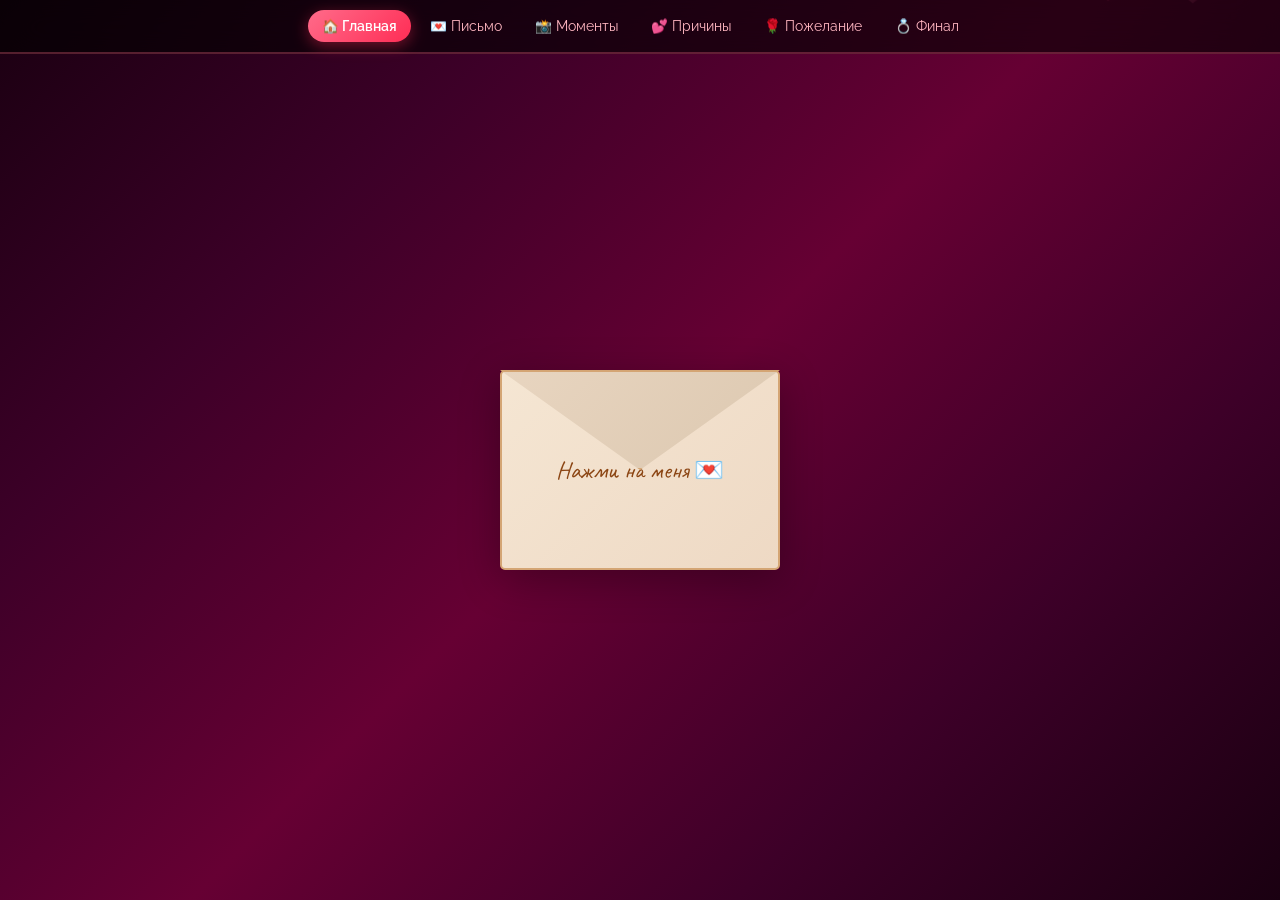
<file: index.html>
<!DOCTYPE html> <html lang="ru"> <head> <meta charset="UTF-8"> <meta name="viewport" content="width=device-width, initial-scale=1.0"> <title>💝 С Днём Святого Валентина!</title> <link rel="stylesheet" href="style.css"> </head> <body class="page-home"> <!-- Падающие сердечки --> <div class="hearts-bg"> <div class="heart-fall" style="--i:0">💕</div> <div class="heart-fall" style="--i:1">❤️</div> <div class="heart-fall" style="--i:2">💖</div> <div class="heart-fall" style="--i:3">💗</div> <div class="heart-fall" style="--i:4">💝</div> <div class="heart-fall" style="--i:5">❤️</div> <div class="heart-fall" style="--i:6">💕</div> <div class="heart-fall" style="--i:7">💖</div> <div class="heart-fall" style="--i:8">💗</div> <div class="heart-fall" style="--i:9">💝</div> <div class="heart-fall" style="--i:10">❤️</div> <div class="heart-fall" style="--i:11">💕</div> <div class="heart-fall" style="--i:12">💖</div> <div class="heart-fall" style="--i:13">💗</div> <div class="heart-fall" style="--i:14">💝</div> </div> <!-- Навигация --> <nav class="nav"> <a href="index.html" class="nav-link active">🏠 Главная</a> <a href="love-letter.html" class="nav-link">💌 Письмо</a> <a href="memories.html" class="nav-link">📸 Моменты</a> <a href="reasons.html" class="nav-link">💕 Причины</a> <a href="wish.html" class="nav-link">🌹 Пожелание</a> <a href="final.html" class="nav-link">💍 Финал</a> </nav> <!-- Главный контент --> <main class="main-content"> <div class="envelope" id="envelope"> <div class="envelope-flap"></div> <div class="envelope-body"> <p>Нажми на меня 💌</p> </div> </div> <div class="hero hidden" id="hero"> <div class="big-heart"> <div class="heart-shape"></div> </div> <h1 class="title glow-text">С Днём Святого Валентина!</h1> <p class="subtitle typewriter">Это маленький мир, созданный только для тебя...</p> <div class="sparkle-container"> <div class="sparkle" style="--delay: 0s; --x: 20%; --y: 30%">✨</div> <div class="sparkle" style="--delay: 0.5s; --x: 80%; --y: 20%">✨</div> <div class="sparkle" style="--delay: 1s; --x: 50%; --y: 70%">✨</div> <div class="sparkle" style="--delay: 1.5s; --x: 10%; --y: 60%">✨</div> <div class="sparkle" style="--delay: 2s; --x: 90%; --y: 50%">✨</div> </div> <a href="love-letter.html" class="btn-love pulse"> Открыть первую страницу 💝 </a> </div> </main> <script> document.getElementById('envelope').addEventListener('click', function() { this.classList.add('opened'); setTimeout(() => { this.classList.add('hidden'); document.getElementById('hero').classList.remove('hidden'); document.getElementById('hero').classList.add('fade-in'); }, 1000); }); </script> </body> </html>
</file>
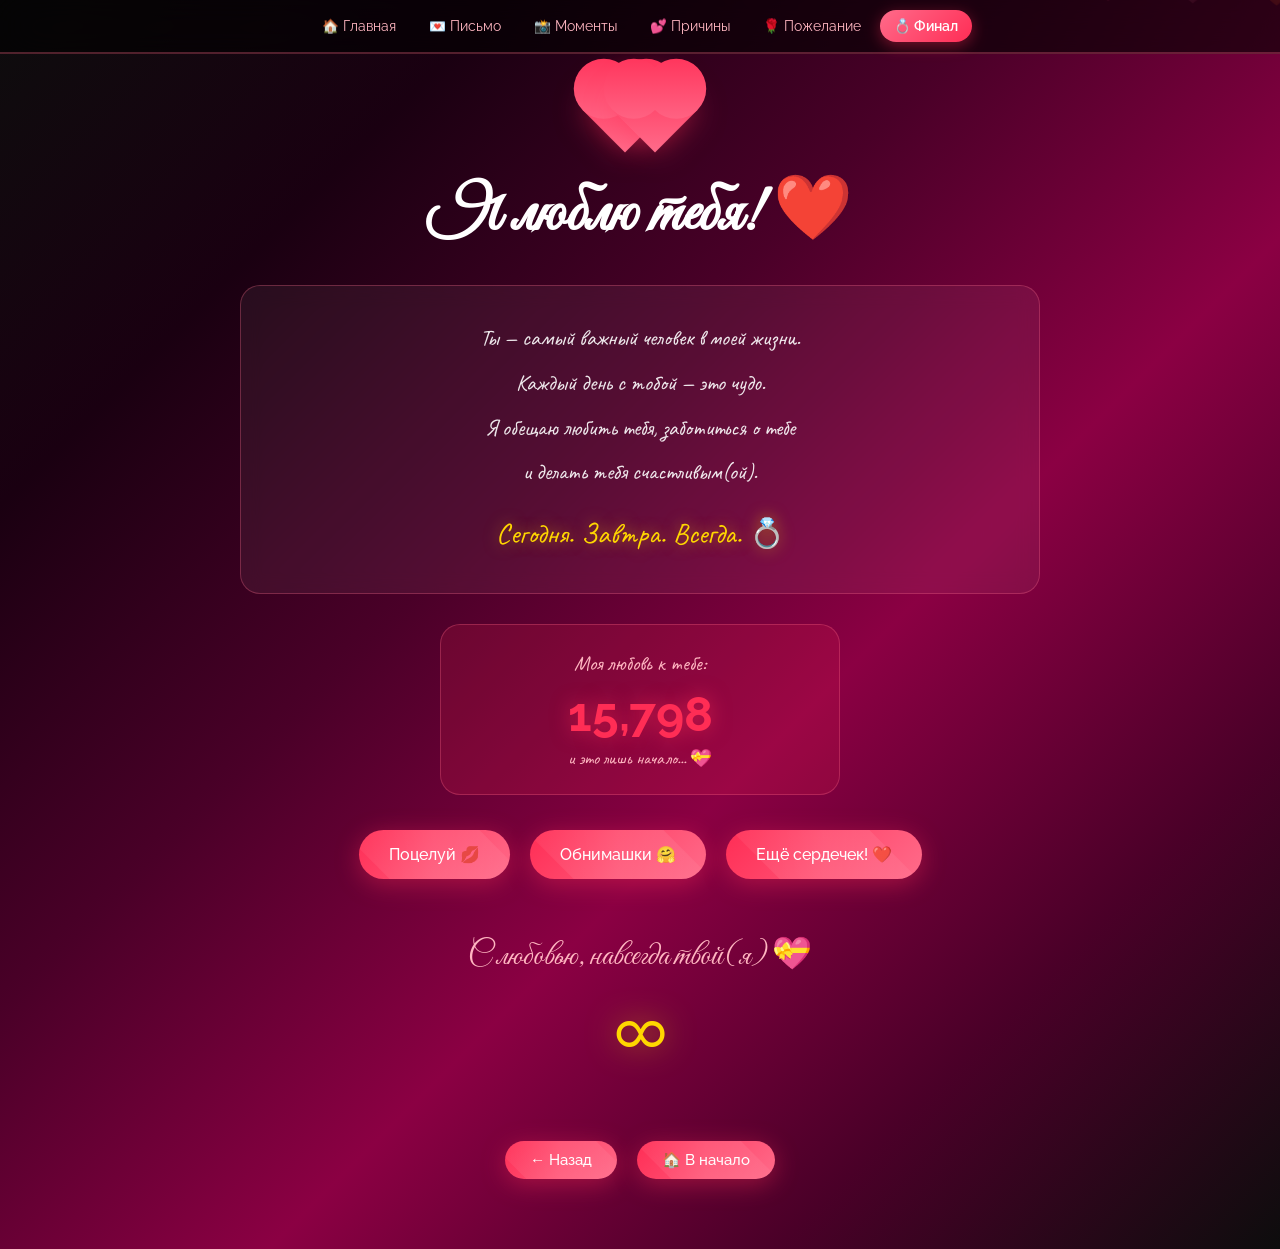
<file: final.html>
<!DOCTYPE html>
<html lang="ru">
<head>
    <meta charset="UTF-8">
    <meta name="viewport" content="width=device-width, initial-scale=1.0">
    <title>💍 Навсегда вместе</title>
    <link rel="stylesheet" href="style.css">
</head>
<body class="page-final">
    <div class="hearts-bg massive">
        <div class="heart-fall" style="--i:0">💕</div>
        <div class="heart-fall" style="--i:1">❤️</div>
        <div class="heart-fall" style="--i:2">💖</div>
        <div class="heart-fall" style="--i:3">💗</div>
        <div class="heart-fall" style="--i:4">💝</div>
        <div class="heart-fall" style="--i:5">❤️</div>
        <div class="heart-fall" style="--i:6">💕</div>
        <div class="heart-fall" style="--i:7">💖</div>
        <div class="heart-fall" style="--i:8">💗</div>
        <div class="heart-fall" style="--i:9">💝</div>
        <div class="heart-fall" style="--i:10">🌹</div>
        <div class="heart-fall" style="--i:11">💋</div>
        <div class="heart-fall" style="--i:12">💖</div>
        <div class="heart-fall" style="--i:13">💗</div>
        <div class="heart-fall" style="--i:14">💝</div>
        <div class="heart-fall" style="--i:15">❤️</div>
        <div class="heart-fall" style="--i:16">💕</div>
        <div class="heart-fall" style="--i:17">🌹</div>
        <div class="heart-fall" style="--i:18">💋</div>
        <div class="heart-fall" style="--i:19">💖</div>
    </div>

    <nav class="nav">
        <a href="index.html" class="nav-link">🏠 Главная</a>
        <a href="love-letter.html" class="nav-link">💌 Письмо</a>
        <a href="memories.html" class="nav-link">📸 Моменты</a>
        <a href="reasons.html" class="nav-link">💕 Причины</a>
        <a href="wish.html" class="nav-link">🌹 Пожелание</a>
        <a href="final.html" class="nav-link active">💍 Финал</a>
    </nav>

    <main class="main-content final-content">
        <div class="final-container">
            <div class="firework" style="--fw-x: 20%; --fw-delay: 0s"></div>
            <div class="firework" style="--fw-x: 50%; --fw-delay: 0.5s"></div>
            <div class="firework" style="--fw-x: 80%; --fw-delay: 1s"></div>
            <div class="firework" style="--fw-x: 35%; --fw-delay: 1.5s"></div>
            <div class="firework" style="--fw-x: 65%; --fw-delay: 2s"></div>

            <div class="double-heart">
                <div class="heart-half left-heart"></div>
                <div class="heart-half right-heart"></div>
            </div>

            <h1 class="final-title glow-text">Я люблю тебя! ❤️</h1>
            
            <div class="final-message fade-in">
                <p>Ты — самый важный человек в моей жизни.</p>
                <p>Каждый день с тобой — это чудо.</p>
                <p>Я обещаю любить тебя, заботиться о тебе</p>
                <p>и делать тебя счастливым(ой).</p>
                <p class="forever">Сегодня. Завтра. Всегда. 💍</p>
            </div>

            <div class="love-counter">
                <div class="counter-label">Моя любовь к тебе:</div>
                <div class="counter-value" id="loveCounter">∞</div>
                <div class="counter-unit">и это лишь начало... 💝</div>
            </div>

            <div class="final-buttons">
                <button class="btn-love big-btn" id="kissBtn">
                    Поцелуй 💋
                </button>
                <button class="btn-love big-btn" id="hugBtn">
                    Обнимашки 🤗
                </button>
                <button class="btn-love big-btn" id="heartBtn">
                    Ещё сердечек! ❤️
                </button>
            </div>

            <div class="reaction-area" id="reactionArea"></div>

            <div class="final-footer">
                <p class="glow-text">С любовью, навсегда твой(я) 💝</p>
                <div class="infinity-symbol">∞</div>
            </div>
        </div>

        <div class="page-nav">
            <a href="wish.html" class="btn-love small">← Назад</a>
            <a href="index.html" class="btn-love small">🏠 В начало</a>
        </div>
    </main>

    <script>
        // Кнопка поцелуй
        document.getElementById('kissBtn').addEventListener('click', function() {
            createEmojiBurst(['💋', '😘', '💕', '❤️', '💗'], 15);
        });

        // Кнопка обнимашки
        document.getElementById('hugBtn').addEventListener('click', function() {
            createEmojiBurst(['🤗', '🫂', '💕', '💖', '🥰'], 15);
        });

        // Кнопка сердечек
        document.getElementById('heartBtn').addEventListener('click', function() {
            createEmojiBurst(['❤️', '💕', '💖', '💗', '💝', '💓', '💞', '💘'], 25);
        });

        function createEmojiBurst(emojis, count) {
            const area = document.getElementById('reactionArea');
            for (let i = 0; i < count; i++) {
                const emoji = document.createElement('span');
                emoji.className = 'burst-emoji';
                emoji.textContent = emojis[Math.floor(Math.random() * emojis.length)];
                emoji.style.left = Math.random() * 100 + '%';
                emoji.style.animationDelay = Math.random() * 0.5 + 's';
                emoji.style.fontSize = (Math.random() * 30 + 20) + 'px';
                area.appendChild(emoji);

                setTimeout(() => emoji.remove(), 3000);
            }
        }

        // Анимация счётчика
        let count = 0;
        const counter = document.getElementById('loveCounter');
        const interval = setInterval(() => {
            count += Math.floor(Math.random() * 1000) + 500;
            if (count > 999999) {
                counter.textContent = '∞';
                clearInterval(interval);
            } else {
                counter.textContent = count.toLocaleString();
            }
        }, 100);
    </script>
</body>
</html>
</file>
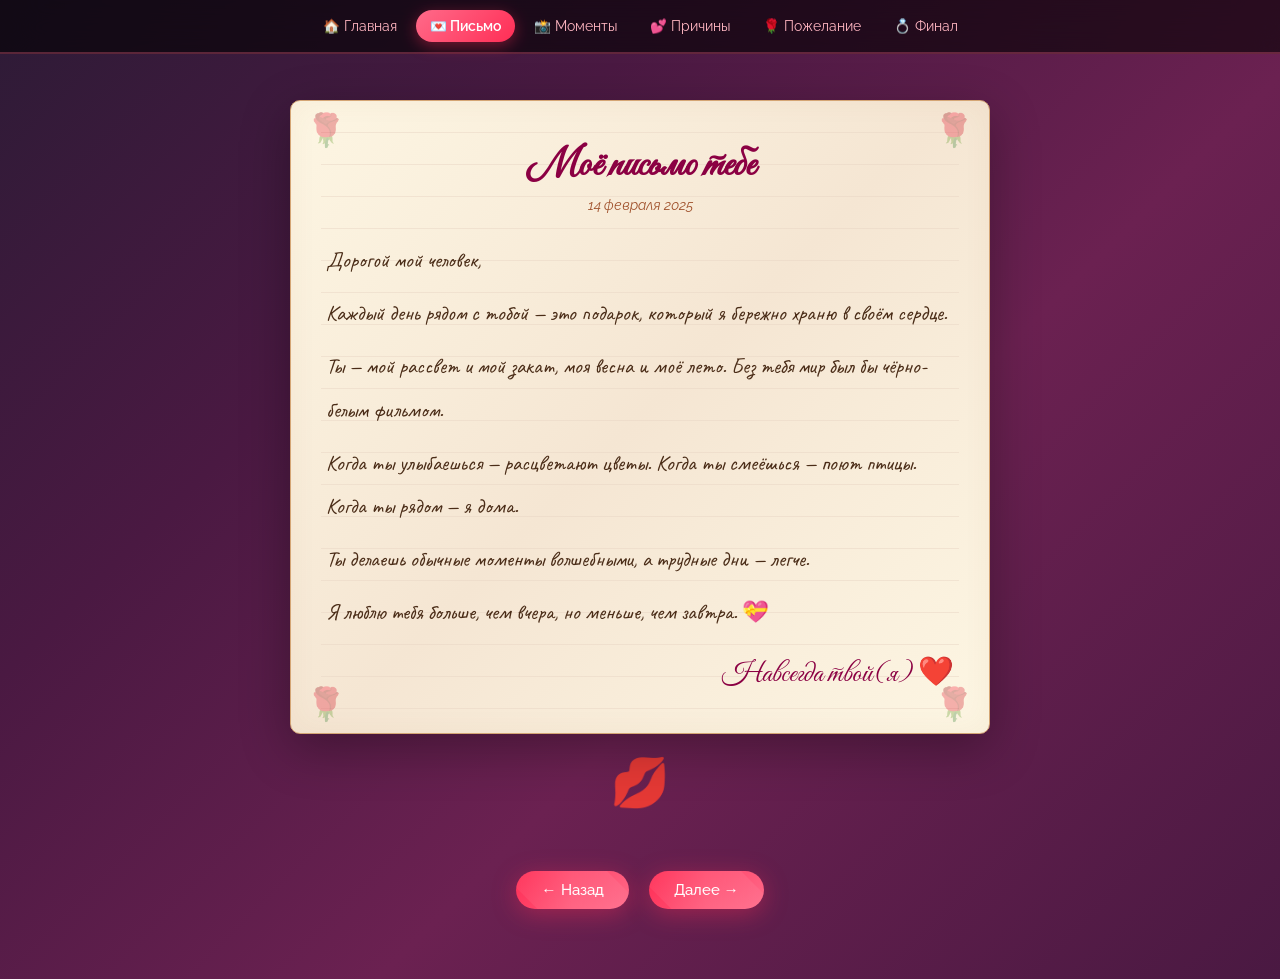
<file: love-letter.html>
<!DOCTYPE html> <html lang="ru"> <head> <meta charset="UTF-8"> <meta name="viewport" content="width=device-width, initial-scale=1.0"> <title>💌 Любовное письмо</title> <link rel="stylesheet" href="style.css"> </head> <body class="page-letter"> <div class="hearts-bg"> <div class="heart-fall" style="--i:0">💕</div> <div class="heart-fall" style="--i:1">❤️</div> <div class="heart-fall" style="--i:2">💖</div> <div class="heart-fall" style="--i:3">💗</div> <div class="heart-fall" style="--i:4">💝</div> <div class="heart-fall" style="--i:5">❤️</div> <div class="heart-fall" style="--i:6">💕</div> <div class="heart-fall" style="--i:7">💖</div> </div> <nav class="nav"> <a href="index.html" class="nav-link">🏠 Главная</a> <a href="love-letter.html" class="nav-link active">💌 Письмо</a> <a href="memories.html" class="nav-link">📸 Моменты</a> <a href="reasons.html" class="nav-link">💕 Причины</a> <a href="wish.html" class="nav-link">🌹 Пожелание</a> <a href="final.html" class="nav-link">💍 Финал</a> </nav> <main class="main-content"> <div class="letter-container fade-in"> <div class="letter-paper"> <div class="letter-decoration top-left">🌹</div> <div class="letter-decoration top-right">🌹</div> <h2 class="letter-title">Моё письмо тебе</h2> <div class="letter-date">14 февраля 2025</div> <div class="letter-content"> <p class="letter-line" style="--line-delay: 0.5s">Дорогой мой человек,</p> <p class="letter-line" style="--line-delay: 1s">Каждый день рядом с тобой — это подарок, который я бережно храню в своём сердце.</p> <p class="letter-line" style="--line-delay: 1.5s">Ты — мой рассвет и мой закат, моя весна и моё лето. Без тебя мир был бы чёрно-белым фильмом.</p> <p class="letter-line" style="--line-delay: 2s">Когда ты улыбаешься — расцветают цветы. Когда ты смеёшься — поют птицы. Когда ты рядом — я дома.</p> <p class="letter-line" style="--line-delay: 2.5s">Ты делаешь обычные моменты волшебными, а трудные дни — легче.</p> <p class="letter-line" style="--line-delay: 3s">Я люблю тебя больше, чем вчера, но меньше, чем завтра. 💝</p> <p class="letter-signature" style="--line-delay: 3.5s">Навсегда твой(я) ❤️</p> </div> <div class="letter-decoration bottom-left">🌹</div> <div class="letter-decoration bottom-right">🌹</div> </div> <div class="letter-kiss"> 💋 </div> </div> <div class="page-nav"> <a href="index.html" class="btn-love small">← Назад</a> <a href="memories.html" class="btn-love small pulse">Далее →</a> </div> </main> </body> </html>
</file>
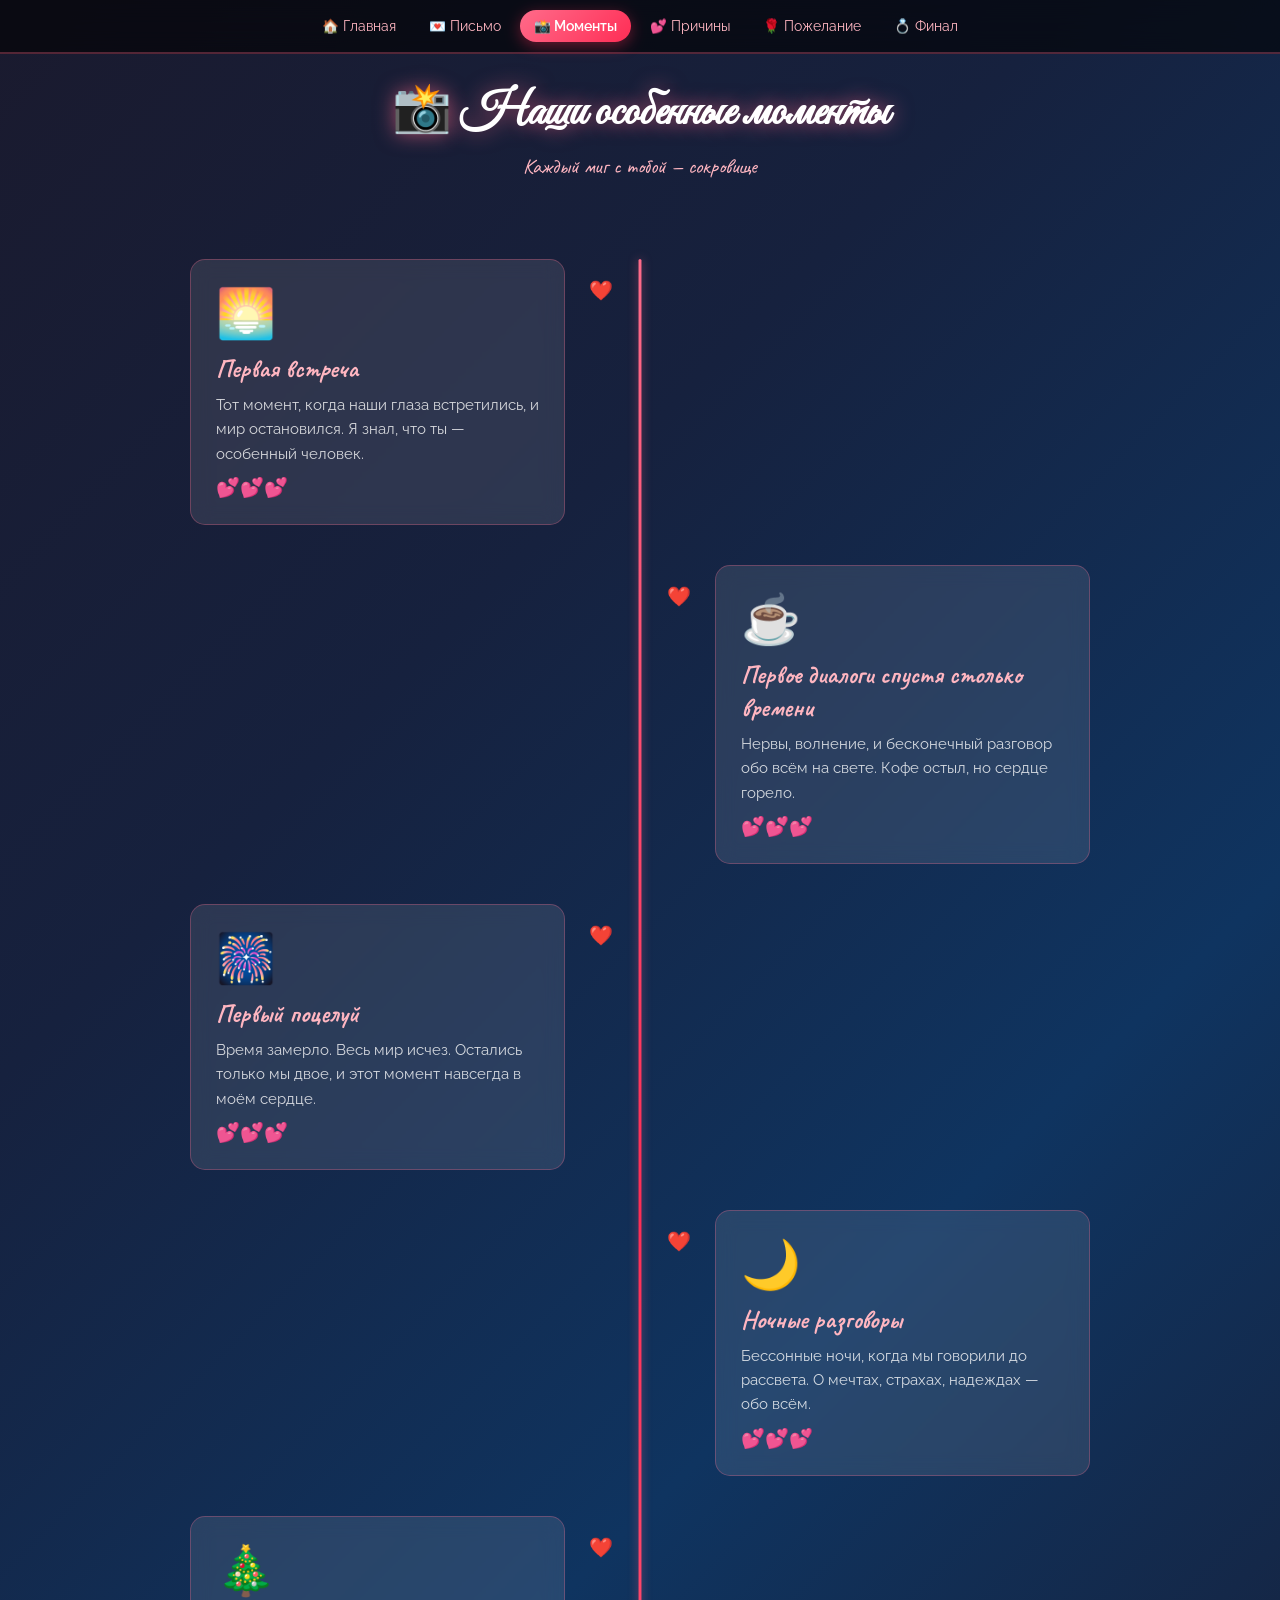
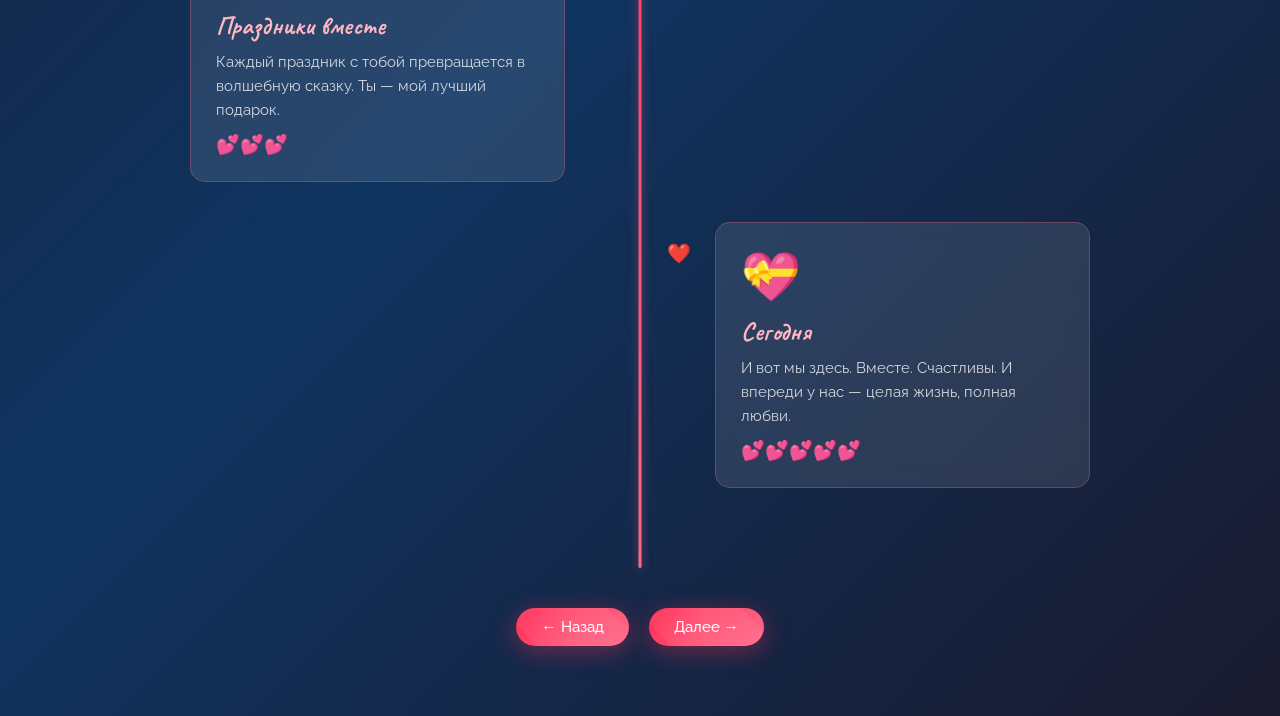
<file: memories.html>
<!DOCTYPE html>
<html lang="ru">
<head>
    <meta charset="UTF-8">
    <meta name="viewport" content="width=device-width, initial-scale=1.0">
    <title>📸 Наши моменты</title>
    <link rel="stylesheet" href="style.css">
</head>
<body class="page-memories">
    <div class="hearts-bg">
        <div class="heart-fall" style="--i:0">💕</div>
        <div class="heart-fall" style="--i:1">❤️</div>
        <div class="heart-fall" style="--i:2">💖</div>
        <div class="heart-fall" style="--i:3">💗</div>
        <div class="heart-fall" style="--i:4">💝</div>
    </div>
    <nav class="nav">
        <a href="index.html" class="nav-link">🏠 Главная</a>
        <a href="love-letter.html" class="nav-link">💌 Письмо</a>
        <a href="memories.html" class="nav-link active">📸 Моменты</a>
        <a href="reasons.html" class="nav-link">💕 Причины</a>
        <a href="wish.html" class="nav-link">🌹 Пожелание</a>
        <a href="final.html" class="nav-link">💍 Финал</a>
    </nav>
    <main class="main-content">
        <h2 class="section-title fade-in">📸 Наши особенные моменты</h2>
        <p class="section-subtitle fade-in">Каждый миг с тобой — сокровище</p>
        <div class="timeline">
            <div class="timeline-item left fade-in-left">
                <div class="timeline-card">
                    <div class="timeline-emoji">🌅</div>
                    <h3>Первая встреча</h3>
                    <p>Тот момент, когда наши глаза встретились, и мир остановился. Я знал, что ты — особенный человек.</p>
                    <div class="timeline-hearts">💕💕💕</div>
                </div>
            </div>
            <div class="timeline-item right fade-in-right">
                <div class="timeline-card">
                    <div class="timeline-emoji">☕</div>
                    <h3>Первое диалоги спустя столько времени</h3>
                    <p>Нервы, волнение, и бесконечный разговор обо всём на свете. Кофе остыл, но сердце горело.</p>
                    <div class="timeline-hearts">💕💕💕</div>
                </div>
            </div>
            <div class="timeline-item left fade-in-left">
                <div class="timeline-card">
                    <div class="timeline-emoji">🎆</div>
                    <h3>Первый поцелуй</h3>
                    <p>Время замерло. Весь мир исчез. Остались только мы двое, и этот момент навсегда в моём сердце.</p>
                    <div class="timeline-hearts">💕💕💕</div>
                </div>
            </div>
            <div class="timeline-item right fade-in-right">
                <div class="timeline-card">
                    <div class="timeline-emoji">🌙</div>
                    <h3>Ночные разговоры</h3>
                    <p>Бессонные ночи, когда мы говорили до рассвета. О мечтах, страхах, надеждах — обо всём.</p>
                    <div class="timeline-hearts">💕💕💕</div>
                </div>
            </div>
            <div class="timeline-item left fade-in-left">
                <div class="timeline-card">
                    <div class="timeline-emoji">🎄</div>
                    <h3>Праздники вместе</h3>
                    <p>Каждый праздник с тобой превращается в волшебную сказку. Ты — мой лучший подарок.</p>
                    <div class="timeline-hearts">💕💕💕</div>
                </div>
            </div>
            <div class="timeline-item right fade-in-right">
                <div class="timeline-card">
                    <div class="timeline-emoji">💝</div>
                    <h3>Сегодня</h3>
                    <p>И вот мы здесь. Вместе. Счастливы. И впереди у нас — целая жизнь, полная любви.</p>
                    <div class="timeline-hearts">💕💕💕💕💕</div>
                </div>
            </div>
        </div>
        <div class="page-nav">
            <a href="love-letter.html" class="btn-love small">← Назад</a>
            <a href="reasons.html" class="btn-love small pulse">Далее →</a>
        </div>
    </main>
    <script>
        // Анимация при скролле
        const observer = new IntersectionObserver((entries) => {
            entries.forEach(entry => {
                if (entry.isIntersecting) {
                    entry.target.classList.add('visible');
                }
            });
        }, { threshold: 0.1 });

        document.querySelectorAll('.fade-in-left, .fade-in-right, .fade-in').forEach(el => {
            observer.observe(el);
        });
    </script>
</body>
</html>
</file>
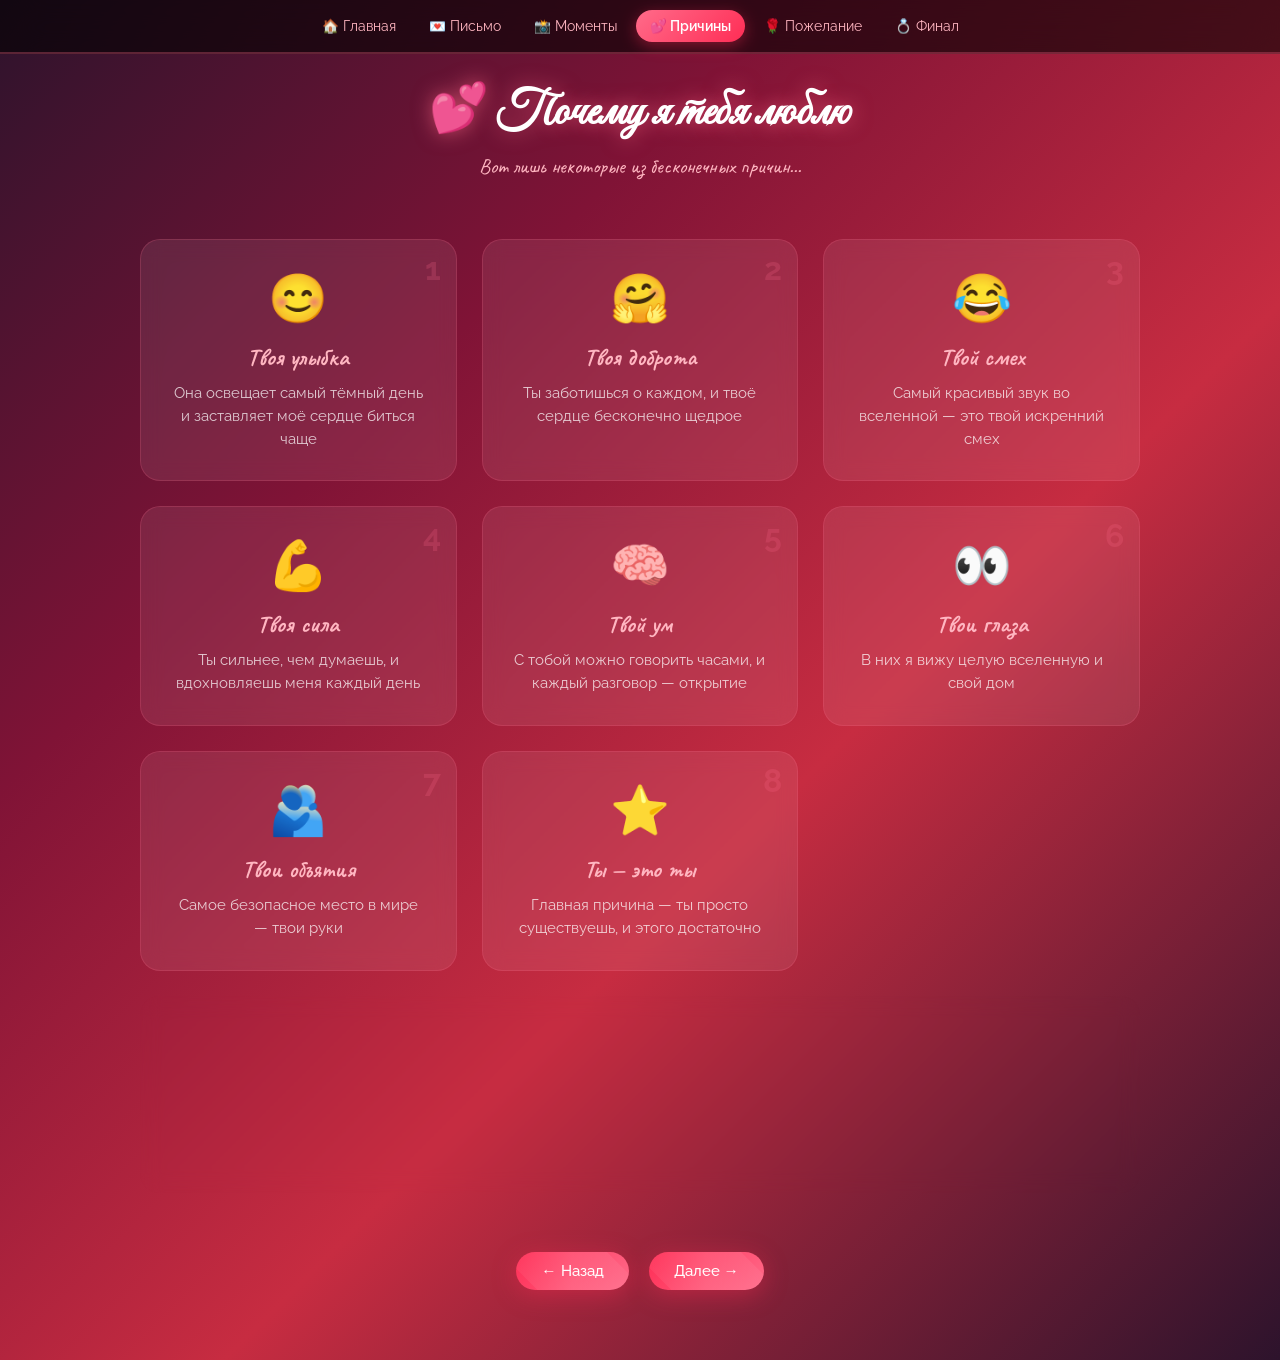
<file: reasons.html>
<!DOCTYPE html> <html lang="ru"> <head> <meta charset="UTF-8"> <meta name="viewport" content="width=device-width, initial-scale=1.0"> <title>💕 Почему я тебя люблю</title> <link rel="stylesheet" href="style.css"> </head> <body class="page-reasons"> <div class="hearts-bg"> <div class="heart-fall" style="--i:0">💕</div> <div class="heart-fall" style="--i:1">❤️</div> <div class="heart-fall" style="--i:2">💖</div> <div class="heart-fall" style="--i:3">💗</div> <div class="heart-fall" style="--i:4">💝</div> <div class="heart-fall" style="--i:5">❤️</div> </div> <nav class="nav"> <a href="index.html" class="nav-link">🏠 Главная</a> <a href="love-letter.html" class="nav-link">💌 Письмо</a> <a href="memories.html" class="nav-link">📸 Моменты</a> <a href="reasons.html" class="nav-link active">💕 Причины</a> <a href="wish.html" class="nav-link">🌹 Пожелание</a> <a href="final.html" class="nav-link">💍 Финал</a> </nav> <main class="main-content"> <h2 class="section-title fade-in">💕 Почему я тебя люблю</h2> <p class="section-subtitle fade-in">Вот лишь некоторые из бесконечных причин...</p> <div class="reasons-grid"> <div class="reason-card" style="--card-delay: 0.1s"> <div class="reason-number">1</div> <div class="reason-icon">😊</div> <h3>Твоя улыбка</h3> <p>Она освещает самый тёмный день и заставляет моё сердце биться чаще</p> </div> <div class="reason-card" style="--card-delay: 0.2s"> <div class="reason-number">2</div> <div class="reason-icon">🤗</div> <h3>Твоя доброта</h3> <p>Ты заботишься о каждом, и твоё сердце бесконечно щедрое</p> </div> <div class="reason-card" style="--card-delay: 0.3s"> <div class="reason-number">3</div> <div class="reason-icon">😂</div> <h3>Твой смех</h3> <p>Самый красивый звук во вселенной — это твой искренний смех</p> </div> <div class="reason-card" style="--card-delay: 0.4s"> <div class="reason-number">4</div> <div class="reason-icon">💪</div> <h3>Твоя сила</h3> <p>Ты сильнее, чем думаешь, и вдохновляешь меня каждый день</p> </div> <div class="reason-card" style="--card-delay: 0.5s"> <div class="reason-number">5</div> <div class="reason-icon">🧠</div> <h3>Твой ум</h3> <p>С тобой можно говорить часами, и каждый разговор — открытие</p> </div> <div class="reason-card" style="--card-delay: 0.6s"> <div class="reason-number">6</div> <div class="reason-icon">👀</div> <h3>Твои глаза</h3> <p>В них я вижу целую вселенную и свой дом</p> </div> <div class="reason-card" style="--card-delay: 0.7s"> <div class="reason-number">7</div> <div class="reason-icon">🫂</div> <h3>Твои объятия</h3> <p>Самое безопасное место в мире — твои руки</p> </div> <div class="reason-card" style="--card-delay: 0.8s"> <div class="reason-number">8</div> <div class="reason-icon">⭐</div> <h3>Ты — это ты</h3> <p>Главная причина — ты просто существуешь, и этого достаточно</p> </div> <div class="reason-card special" style="--card-delay: 0.9s"> <div class="reason-number">∞</div> <div class="reason-icon">💝</div> <h3>Бесконечность</h3> <p>На самом деле причин бесконечно много... Я люблю в тебе ВСЁ!</p> </div> </div> <div class="page-nav"> <a href="memories.html" class="btn-love small">← Назад</a> <a href="wish.html" class="btn-love small pulse">Далее →</a> </div> </main> <script> const observer = new IntersectionObserver((entries) => { entries.forEach(entry => { if (entry.isIntersecting) { entry.target.classList.add('visible'); } }); }, { threshold: 0.1 }); document.querySelectorAll('.reason-card, .fade-in').forEach(el => { observer.observe(el); }); </script> </body> </html>
</file>
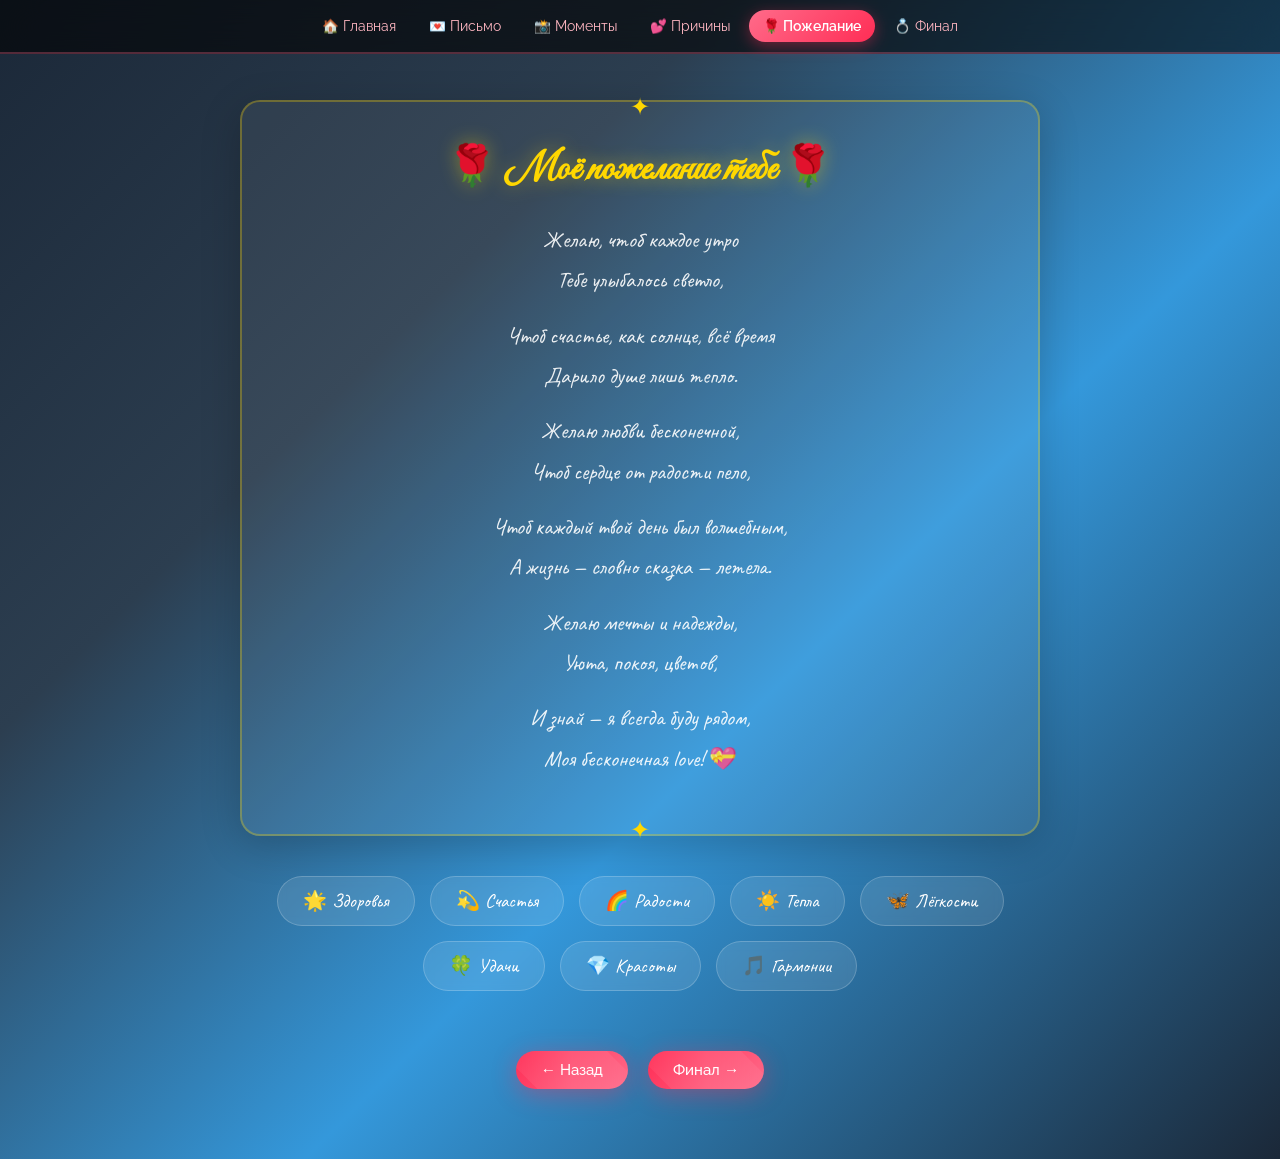
<file: wish.html>
<!DOCTYPE html> <html lang="ru"> <head> <meta charset="UTF-8"> <meta name="viewport" content="width=device-width, initial-scale=1.0"> <title>🌹 Моё пожелание</title> <link rel="stylesheet" href="style.css"> </head> <body class="page-wish"> <div class="hearts-bg"> <div class="heart-fall" style="--i:0">🌹</div> <div class="heart-fall" style="--i:1">🌷</div> <div class="heart-fall" style="--i:2">🌸</div> <div class="heart-fall" style="--i:3">💐</div> <div class="heart-fall" style="--i:4">🌺</div> <div class="heart-fall" style="--i:5">🌹</div> <div class="heart-fall" style="--i:6">🌷</div> <div class="heart-fall" style="--i:7">🌸</div> </div> <nav class="nav"> <a href="index.html" class="nav-link">🏠 Главная</a> <a href="love-letter.html" class="nav-link">💌 Письмо</a> <a href="memories.html" class="nav-link">📸 Моменты</a> <a href="reasons.html" class="nav-link">💕 Причины</a> <a href="wish.html" class="nav-link active">🌹 Пожелание</a> <a href="final.html" class="nav-link">💍 Финал</a> </nav> <main class="main-content"> <div class="wish-container"> <div class="poem-card fade-in"> <div class="poem-border"> <h2 class="poem-title">🌹 Моё пожелание тебе 🌹</h2> <div class="poem-text"> <p class="poem-line" style="--line-delay: 0.3s"> Желаю, чтоб каждое утро<br> Тебе улыбалось светло, </p> <p class="poem-line" style="--line-delay: 0.8s"> Чтоб счастье, как солнце, всё время<br> Дарило душе лишь тепло. </p> <p class="poem-line" style="--line-delay: 1.3s"> Желаю любви бесконечной,<br> Чтоб сердце от радости пело, </p> <p class="poem-line" style="--line-delay: 1.8s"> Чтоб каждый твой день был волшебным,<br> А жизнь — словно сказка — летела. </p> <p class="poem-line" style="--line-delay: 2.3s"> Желаю мечты и надежды,<br> Уюта, покоя, цветов, </p> <p class="poem-line" style="--line-delay: 2.8s"> И знай — я всегда буду рядом,<br> Моя бесконечная love! 💝 </p> </div> </div> </div> <div class="wishes-bubbles"> <div class="wish-bubble" style="--bubble-delay: 0.5s">🌟 Здоровья</div> <div class="wish-bubble" style="--bubble-delay: 1s">💫 Счастья</div> <div class="wish-bubble" style="--bubble-delay: 1.5s">🌈 Радости</div> <div class="wish-bubble" style="--bubble-delay: 2s">☀️ Тепла</div> <div class="wish-bubble" style="--bubble-delay: 2.5s">🦋 Лёгкости</div> <div class="wish-bubble" style="--bubble-delay: 3s">🍀 Удачи</div> <div class="wish-bubble" style="--bubble-delay: 3.5s">💎 Красоты</div> <div class="wish-bubble" style="--bubble-delay: 4s">🎵 Гармонии</div> </div> </div> <div class="page-nav"> <a href="reasons.html" class="btn-love small">← Назад</a> <a href="final.html" class="btn-love small pulse">Финал →</a> </div> </main> </body> </html>
</file>
<file: style.css>
/* ==================== БАЗОВЫЕ СТИЛИ ==================== */ @import url('https://fonts.googleapis.com/css2?family=Caveat:wght@400;500;600;700&family=Raleway:wght@300;400;500;600&family=Great+Vibes&display=swap'); * { margin: 0; padding: 0; box-sizing: border-box; } html { scroll-behavior: smooth; } body { font-family: 'Raleway', sans-serif; min-height: 100vh; overflow-x: hidden; position: relative; } /* ==================== ФОНЫ СТРАНИЦ ==================== */ .page-home { background: linear-gradient(135deg, #1a0011 0%, #3d0028 25%, #660033 50%, #3d0028 75%, #1a0011 100%); } .page-letter { background: linear-gradient(135deg, #2d1b36 0%, #4a1942 30%, #6b2151 60%, #4a1942 100%); } .page-memories { background: linear-gradient(135deg, #1a1a2e 0%, #16213e 30%, #0f3460 60%, #1a1a2e 100%); } .page-reasons { background: linear-gradient(135deg, #2d132c 0%, #801336 30%, #c72c41 60%, #2d132c 100%); } .page-wish { background: linear-gradient(135deg, #1b2838 0%, #2c3e50 30%, #3498db 60%, #1b2838 100%); } .page-final { background: linear-gradient(135deg, #0d0d0d 0%, #1a0011 20%, #4a0028 40%, #8b0043 60%, #4a0028 80%, #0d0d0d 100%); } /* ==================== НАВИГАЦИЯ ==================== */ .nav { position: fixed; top: 0; left: 0; right: 0; display: flex; justify-content: center; gap: 5px; padding: 10px 15px; background: rgba(0, 0, 0, 0.6); backdrop-filter: blur(20px); z-index: 1000; flex-wrap: wrap; border-bottom: 2px solid rgba(255, 105, 135, 0.3); } .nav-link { color: #ffb6c1; text-decoration: none; padding: 8px 14px; border-radius: 25px; font-size: 0.85rem; transition: all 0.3s ease; position: relative; white-space: nowrap; } .nav-link:hover { background: rgba(255, 105, 135, 0.3); color: #fff; transform: translateY(-2px); } .nav-link.active { background: linear-gradient(135deg, #ff6b8a, #ff2d55); color: #fff; font-weight: 600; box-shadow: 0 4px 15px rgba(255, 45, 85, 0.4); } /* ==================== ПАДАЮЩИЕ СЕРДЕЧКИ ==================== */ .hearts-bg { position: fixed; top: 0; left: 0; width: 100%; height: 100%; pointer-events: none; z-index: 0; overflow: hidden; } .heart-fall { position: absolute; top: -5%; font-size: calc(16px + var(--i) * 2px); left: calc(var(--i) * 6.5%); animation: heartFall calc(5s + var(--i) * 1.5s) linear infinite; animation-delay: calc(var(--i) * 0.7s); opacity: 0.6; filter: blur(0.5px); } @keyframes heartFall { 0% { transform: translateY(-10vh) rotate(0deg) scale(0.8); opacity: 0; } 10% { opacity: 0.6; } 90% { opacity: 0.6; } 100% { transform: translateY(110vh) rotate(720deg) scale(0.3); opacity: 0; } } /* ==================== ОСНОВНОЙ КОНТЕНТ ==================== */ .main-content { position: relative; z-index: 1; padding: 80px 20px 40px; min-height: 100vh; display: flex; flex-direction: column; align-items: center; } /* ==================== КОНВЕРТ (Главная) ==================== */ .envelope { width: 280px; height: 200px; position: relative; margin: auto; cursor: pointer; transition: all 0.8s ease; perspective: 1000px; } .envelope-body { width: 100%; height: 100%; background: linear-gradient(135deg, #f5e6d3, #eed9c4); border-radius: 5px; display: flex; align-items: center; justify-content: center; box-shadow: 0 10px 40px rgba(0, 0, 0, 0.3); border: 2px solid #d4a574; } .envelope-body p { font-family: 'Caveat', cursive; font-size: 1.5rem; color: #8b4513; animation: pulse 1.5s ease-in-out infinite; } .envelope-flap { position: absolute; top: 0; left: 0; width: 100%; height: 50%; background: linear-gradient(135deg, #e8d5c0, #dcc8b0); clip-path: polygon(0 0, 50% 100%, 100% 0); transform-origin: top center; transition: transform 0.8s ease; z-index: 2; border: 2px solid #d4a574; } .envelope.opened .envelope-flap { transform: rotateX(180deg); } .envelope.opened .envelope-body { transform: translateY(20px); opacity: 0.5; } .envelope.hidden { display: none; } /* ==================== ГЕРОЙ (Главная) ==================== */ .hero { text-align: center; margin: auto; padding: 20px; } .hero.hidden { display: none; } /* Большое бьющееся сердце */ .big-heart { margin: 0 auto 30px; display: flex; justify-content: center; } .heart-shape { width: 100px; height: 100px; background: linear-gradient(135deg, #ff2d55, #ff6b8a, #ff2d55); transform: rotate(45deg); animation: heartbeat 1.2s ease-in-out infinite; position: relative; box-shadow: 0 0 40px rgba(255, 45, 85, 0.6); } .heart-shape::before, .heart-shape::after { content: ''; position: absolute; width: 100px; height: 100px; background: linear-gradient(135deg, #ff2d55, #ff6b8a, #ff2d55); border-radius: 50%; } .heart-shape::before { top: -50px; left: 0; } .heart-shape::after { left: -50px; top: 0; } @keyframes heartbeat { 0%, 100% { transform: rotate(45deg) scale(1); } 15% { transform: rotate(45deg) scale(1.15); } 30% { transform: rotate(45deg) scale(1); } 45% { transform: rotate(45deg) scale(1.1); } } /* ==================== ЗАГОЛОВКИ ==================== */ .title { font-family: 'Great Vibes', cursive; font-size: 3.5rem; color: #fff; margin-bottom: 20px; text-shadow: 0 0 30px rgba(255, 105, 135, 0.8); } .subtitle { font-family: 'Caveat', cursive; font-size: 1.5rem; color: #ffb6c1; margin-bottom: 40px; opacity: 0; animation: fadeInUp 1s ease forwards 0.5s; } .section-title { font-family: 'Great Vibes', cursive; font-size: 3rem; color: #fff; text-align: center; margin-bottom: 10px; text-shadow: 0 0 20px rgba(255, 105, 135, 0.6); } .section-subtitle { font-family: 'Caveat', cursive; font-size: 1.3rem; color: #ffb6c1; text-align: center; margin-bottom: 40px; } /* ==================== СВЕЧЕНИЕ ТЕКСТА ==================== */ .glow-text { animation: textGlow 2s ease-in-out infinite alternate; } @keyframes textGlow { from { text-shadow: 0 0 10px rgba(255, 105, 135, 0.5), 0 0 20px rgba(255, 105, 135, 0.3); } to { text-shadow: 0 0 20px rgba(255, 105, 135, 0.8), 0 0 40px rgba(255, 105, 135, 0.5), 0 0 60px rgba(255, 105, 135, 0.3); } } /* ==================== БЛЁСТКИ ==================== */ .sparkle-container { position: fixed; top: 0; left: 0; width: 100%; height: 100%; pointer-events: none; z-index: 0; } .sparkle { position: absolute; left: var(--x); top: var(--y); font-size: 1.5rem; animation: sparkle 2s ease-in-out infinite; animation-delay: var(--delay); } @keyframes sparkle { 0%, 100% { opacity: 0; transform: scale(0) rotate(0deg); } 50% { opacity: 1; transform: scale(1) rotate(180deg); } } /* ==================== КНОПКИ ==================== */ .btn-love { display: inline-block; padding: 15px 40px; background: linear-gradient(135deg, #ff2d55, #ff6b8a); color: white; text-decoration: none; border: none; border-radius: 50px; font-size: 1.1rem; font-family: 'Raleway', sans-serif; font-weight: 500; cursor: pointer; transition: all 0.3s ease; box-shadow: 0 5px 25px rgba(255, 45, 85, 0.4); position: relative; overflow: hidden; } .btn-love::before { content: ''; position: absolute; top: -50%; left: -50%; width: 200%; height: 200%; background: linear-gradient( 45deg, transparent, rgba(255, 255, 255, 0.1), transparent ); transform: rotate(45deg); animation: btnShine 3s ease-in-out infinite; } @keyframes btnShine { 0% { transform: translateX(-100%) rotate(45deg); } 100% { transform: translateX(100%) rotate(45deg); } } .btn-love:hover { transform: translateY(-3px) scale(1.05); box-shadow: 0 8px 35px rgba(255, 45, 85, 0.6); } .btn-love.small { padding: 10px 25px; font-size: 0.95rem; } .btn-love.big-btn { padding: 15px 30px; font-size: 1rem; margin: 5px; } .pulse { animation: pulse 2s ease-in-out infinite; } @keyframes pulse { 0%, 100% { transform: scale(1); } 50% { transform: scale(1.05); } } /* ==================== ПИСЬМО ==================== */ .letter-container { max-width: 700px; width: 100%; margin: 20px auto; } .letter-paper { background: linear-gradient(135deg, #fdf6e3 0%, #f5e6d3 50%, #fdf6e3 100%); border-radius: 10px; padding: 40px 35px; position: relative; box-shadow: 0 15px 50px rgba(0, 0, 0, 0.3), inset 0 0 30px rgba(139, 69, 19, 0.05); border: 1px solid #d4a574; overflow: hidden; } .letter-paper::before { content: ''; position: absolute; top: 0; left: 30px; right: 30px; bottom: 0; background: repeating-linear-gradient( transparent, transparent 31px, #e8d5c4 31px, #e8d5c4 32px ); pointer-events: none; opacity: 0.5; } .letter-decoration { position: absolute; font-size: 2rem; opacity: 0.3; } .top-left { top: 10px; left: 15px; } .top-right { top: 10px; right: 15px; } .bottom-left { bottom: 10px; left: 15px; } .bottom-right { bottom: 10px; right: 15px; } .letter-title { font-family: 'Great Vibes', cursive; font-size: 2.5rem; color: #8b0043; text-align: center; margin-bottom: 5px; position: relative; z-index: 1; } .letter-date { text-align: center; color: #a0522d; font-size: 0.9rem; margin-bottom: 25px; font-style: italic; position: relative; z-index: 1; } .letter-content { position: relative; z-index: 1; } .letter-line { font-family: 'Caveat', cursive; font-size: 1.35rem; color: #4a2c17; line-height: 2; margin-bottom: 10px; opacity: 0; animation: letterReveal 0.8s ease forwards; animation-delay: var(--line-delay); } @keyframes letterReveal { from { opacity: 0; transform: translateY(10px); } to { opacity: 1; transform: translateY(0); } } .letter-signature { font-family: 'Great Vibes', cursive; font-size: 1.8rem; color: #8b0043; text-align: right; margin-top: 20px; opacity: 0; animation: letterReveal 0.8s ease forwards; animation-delay: var(--line-delay); } .letter-kiss { text-align: center; font-size: 3rem; margin-top: 20px; animation: kissFloat 2s ease-in-out infinite; } @keyframes kissFloat { 0%, 100% { transform: translateY(0) rotate(-5deg); } 50% { transform: translateY(-15px) rotate(5deg); } } /* ==================== ТАЙМЛАЙН (Моменты) ==================== */ .timeline { position: relative; max-width: 900px; width: 100%; margin: 20px auto; padding: 20px 0; } .timeline::before { content: ''; position: absolute; left: 50%; transform: translateX(-50%); width: 3px; height: 100%; background: linear-gradient(to bottom, #ff6b8a, #ff2d55, #ff6b8a); border-radius: 3px; box-shadow: 0 0 10px rgba(255, 107, 138, 0.5); } .timeline-item { width: 45%; margin-bottom: 40px; position: relative; } .timeline-item.left { margin-right: auto; padding-right: 30px; } .timeline-item.right { margin-left: auto; padding-left: 30px; } .timeline-item::after { content: '❤️'; position: absolute; top: 20px; font-size: 1.2rem; animation: heartbeat 1.5s ease-in-out infinite; } .timeline-item.left::after { right: -18px; } .timeline-item.right::after { left: -18px; } .timeline-card { background: rgba(255, 255, 255, 0.1); backdrop-filter: blur(10px); border-radius: 15px; padding: 25px; border: 1px solid rgba(255, 107, 138, 0.3); transition: all 0.3s ease; } .timeline-card:hover { transform: translateY(-5px); box-shadow: 0 10px 30px rgba(255, 45, 85, 0.3); border-color: rgba(255, 107, 138, 0.6); } .timeline-emoji { font-size: 3rem; margin-bottom: 10px; } .timeline-card h3 { font-family: 'Caveat', cursive; font-size: 1.6rem; color: #ffb6c1; margin-bottom: 8px; } .timeline-card p { color: rgba(255, 255, 255, 0.8); font-size: 0.95rem; line-height: 1.6; } .timeline-hearts { margin-top: 10px; font-size: 1.2rem; animation: pulse 2s ease-in-out infinite; } /* ==================== КАРТОЧКИ ПРИЧИН ==================== */ .reasons-grid { display: grid; grid-template-columns: repeat(auto-fit, minmax(280px, 1fr)); gap: 25px; max-width: 1000px; width: 100%; margin: 20px auto; } .reason-card { background: rgba(255, 255, 255, 0.08); backdrop-filter: blur(10px); border-radius: 20px; padding: 30px; text-align: center; border: 1px solid rgba(255, 107, 138, 0.2); transition: all 0.4s ease; opacity: 0; transform: translateY(30px); position: relative; overflow: hidden; } .reason-card.visible { opacity: 1; transform: translateY(0); transition-delay: var(--card-delay); } .reason-card::before { content: ''; position: absolute; top: -50%; left: -50%; width: 200%; height: 200%; background: radial-gradient(circle, rgba(255, 107, 138, 0.1) 0%, transparent 70%); opacity: 0; transition: opacity 0.3s; } .reason-card:hover::before { opacity: 1; } .reason-card:hover { transform: translateY(-10px) scale(1.03); border-color: rgba(255, 107, 138, 0.5); box-shadow: 0 15px 40px rgba(255, 45, 85, 0.3); } .reason-card.special { grid-column: 1 / -1; background: linear-gradient(135deg, rgba(255, 45, 85, 0.2), rgba(255, 107, 138, 0.2)); border-color: rgba(255, 107, 138, 0.5); } .reason-number { position: absolute; top: 10px; right: 15px; font-size: 2rem; font-weight: 700; color: rgba(255, 107, 138, 0.2); font-family: 'Raleway', sans-serif; } .reason-icon { font-size: 3rem; margin-bottom: 15px; animation: float 3s ease-in-out infinite; } @keyframes float { 0%, 100% { transform: translateY(0); } 50% { transform: translateY(-10px); } } .reason-card h3 { font-family: 'Caveat', cursive; font-size: 1.5rem; color: #ffb6c1; margin-bottom: 10px; } .reason-card p { color: rgba(255, 255, 255, 0.75); font-size: 0.95rem; line-height: 1.5; } /* ==================== ПОЖЕЛАНИЕ ==================== */ .wish-container { max-width: 800px; width: 100%; margin: 20px auto; } .poem-card { margin-bottom: 40px; } .poem-border { background: rgba(255, 255, 255, 0.06); backdrop-filter: blur(15px); border-radius: 20px; padding: 40px 35px; border: 2px solid rgba(255, 215, 0, 0.3); position: relative; box-shadow: 0 10px 40px rgba(0, 0, 0, 0.2); } .poem-border::before, .poem-border::after { content: '✦'; position: absolute; font-size: 1.5rem; color: gold; animation: sparkle 2s ease-in-out infinite; } .poem-border::before { top: -10px; left: 50%; transform: translateX(-50%); } .poem-border::after { bottom: -10px; left: 50%; transform: translateX(-50%); } .poem-title { font-family: 'Great Vibes', cursive; font-size: 2.5rem; color: #ffd700; text-align: center; margin-bottom: 25px; text-shadow: 0 0 20px rgba(255, 215, 0, 0.4); } .poem-text { text-align: center; } .poem-line { font-family: 'Caveat', cursive; font-size: 1.4rem; color: rgba(255, 255, 255, 0.9); line-height: 1.8; margin-bottom: 15px; opacity: 0; animation: letterReveal 0.8s ease forwards; animation-delay: var(--line-delay); } /* Пузырьки пожеланий */ .wishes-bubbles { display: flex; flex-wrap: wrap; justify-content: center; gap: 15px; margin-top: 20px; } .wish-bubble { background: rgba(255, 255, 255, 0.1); backdrop-filter: blur(5px); border: 1px solid rgba(255, 255, 255, 0.2); border-radius: 50px; padding: 12px 25px; color: #fff; font-family: 'Caveat', cursive; font-size: 1.2rem; opacity: 0; animation: bubbleAppear 0.6s ease forwards, bubbleFloat 3s ease-in-out infinite; animation-delay: var(--bubble-delay), var(--bubble-delay); transition: all 0.3s ease; } .wish-bubble:hover { background: rgba(255, 107, 138, 0.3); transform: scale(1.1); box-shadow: 0 5px 20px rgba(255, 45, 85, 0.3); } @keyframes bubbleAppear { from { opacity: 0; transform: scale(0) translateY(20px); } to { opacity: 1; transform: scale(1) translateY(0); } } @keyframes bubbleFloat { 0%, 100% { transform: translateY(0); } 50% { transform: translateY(-8px); } } /* ==================== ФИНАЛЬНАЯ СТРАНИЦА ==================== */ .final-content { text-align: center; } .final-container { max-width: 800px; width: 100%; margin: 0 auto; } /* Двойное сердце */ .double-heart { display: flex; justify-content: center; gap: 0; margin-bottom: 30px; } .heart-half { width: 60px; height: 60px; background: linear-gradient(135deg, #ff2d55, #ff6b8a); transform: rotate(45deg); position: relative; animation: heartbeat 1.2s ease-in-out infinite; } .heart-half::before { content: ''; position: absolute; width: 60px; height: 60px; background: linear-gradient(135deg, #ff2d55, #ff6b8a); border-radius: 50%; top: -30px; left: 0; } .heart-half::after { content: ''; position: absolute; width: 60px; height: 60px; background: linear-gradient(135deg, #ff2d55, #ff6b8a); border-radius: 50%; left: -30px; top: 0; } .left-heart { margin-right: -15px; animation-delay: 0s; box-shadow: 0 0 30px rgba(255, 45, 85, 0.5); } .right-heart { margin-left: -15px; animation-delay: 0.15s; box-shadow: 0 0 30px rgba(255, 45, 85, 0.5); } .final-title { font-family: 'Great Vibes', cursive; font-size: 4rem; color: #fff; margin-bottom: 30px; } .final-message { background: rgba(255, 255, 255, 0.05); backdrop-filter: blur(10px); border-radius: 20px; padding: 30px; margin-bottom: 30px; border: 1px solid rgba(255, 107, 138, 0.3); } .final-message p { font-family: 'Caveat', cursive; font-size: 1.4rem; color: rgba(255, 255, 255, 0.9); line-height: 2; } .final-message .forever { font-size: 1.8rem; color: #ffd700; margin-top: 10px; text-shadow: 0 0 15px rgba(255, 215, 0, 0.5); } /* Счётчик любви */ .love-counter { margin: 30px auto; padding: 25px; background: rgba(255, 45, 85, 0.15); border-radius: 20px; border: 1px solid rgba(255, 107, 138, 0.3); max-width: 400px; } .counter-label { font-family: 'Caveat', cursive; font-size: 1.3rem; color: #ffb6c1; margin-bottom: 10px; } .counter-value { font-size: 3rem; font-weight: 700; color: #ff2d55; text-shadow: 0 0 20px rgba(255, 45, 85, 0.6); font-family: 'Raleway', sans-serif; } .counter-unit { font-family: 'Caveat', cursive; font-size: 1.1rem; color: #ffb6c1; margin-top: 5px; } /* Кнопки финала */ .final-buttons { display: flex; flex-wrap: wrap; justify-content: center; gap: 10px; margin: 20px 0; } /* Зона реакций */ .reaction-area { position: fixed; bottom: 0; left: 0; width: 100%; height: 100%; pointer-events: none; z-index: 999; overflow: hidden; } .burst-emoji { position: absolute; bottom: 0; animation: burstUp 2.5s ease-out forwards; pointer-events: none; } @keyframes burstUp { 0% { transform: translateY(0) scale(0); opacity: 1; } 20% { transform: translateY(-20vh) scale(1.2); opacity: 1; } 100% { transform: translateY(-100vh) scale(0.5) rotate(360deg); opacity: 0; } } /* Фейерверки */ .firework { position: absolute; left: var(--fw-x); top: 20%; width: 5px; height: 5px; border-radius: 50%; animation: firework 2s ease-out infinite; animation-delay: var(--fw-delay); } @keyframes firework { 0% { opacity: 1; box-shadow: 0 0 0 0 rgba(255, 45, 85, 0), 0 0 0 0 rgba(255, 215, 0, 0), 0 0 0 0 rgba(255, 107, 138, 0); } 50% { opacity: 1; box-shadow: -30px -40px 0 2px #ff2d55, 30px -35px 0 2px #ffd700, -20px -60px 0 2px #ff6b8a, 20px -55px 0 2px #ff2d55, 0 -70px 0 2px #ffd700, -40px -20px 0 2px #ff6b8a, 40px -25px 0 2px #ff2d55, -15px -45px 0 2px #ffd700, 15px -50px 0 2px #ff6b8a, -35px -55px 0 2px #ff2d55, 35px -45px 0 2px #ffd700, 0 -30px 0 2px #ff6b8a; } 100% { opacity: 0; box-shadow: -60px -80px 0 0 rgba(255, 45, 85, 0), 60px -70px 0 0 rgba(255, 215, 0, 0), -40px -120px 0 0 rgba(255, 107, 138, 0), 40px -110px 0 0 rgba(255, 45, 85, 0), 0 -140px 0 0 rgba(255, 215, 0, 0), -80px -40px 0 0 rgba(255, 107, 138, 0), 80px -50px 0 0 rgba(255, 45, 85, 0), -30px -90px 0 0 rgba(255, 215, 0, 0), 30px -100px 0 0 rgba(255, 107, 138, 0), -70px -110px 0 0 rgba(255, 45, 85, 0), 70px -90px 0 0 rgba(255, 215, 0, 0), 0 -60px 0 0 rgba(255, 107, 138, 0); } } /* Символ бесконечности */ .infinity-symbol { font-size: 5rem; color: #ffd700; text-shadow: 0 0 30px rgba(255, 215, 0, 0.5); animation: pulse 2s ease-in-out infinite, textGlow 2s ease-in-out infinite alternate; margin-top: 10px; } .final-footer { margin-top: 30px; padding: 20px; } .final-footer p { font-family: 'Great Vibes', cursive; font-size: 2rem; color: #ffb6c1; } /* ==================== АНИМАЦИИ ==================== */ .fade-in { animation: fadeIn 1s ease forwards; } @keyframes fadeIn { from { opacity: 0; transform: translateY(20px); } to { opacity: 1; transform: translateY(0); } } @keyframes fadeInUp { from { opacity: 0; transform: translateY(30px); } to { opacity: 1; transform: translateY(0); } } /* Анимации при скролле */ .fade-in-left { opacity: 0; transform: translateX(-50px); transition: all 0.8s ease; } .fade-in-right { opacity: 0; transform: translateX(50px); transition: all 0.8s ease; } .fade-in-left.visible, .fade-in-right.visible { opacity: 1; transform: translateX(0); } .fade-in:not(.visible) { opacity: 0; transform: translateY(20px); } .fade-in.visible { opacity: 1; transform: translateY(0); transition: all 0.6s ease; } /* ==================== НАВИГАЦИЯ СТРАНИЦ ==================== */ .page-nav { display: flex; justify-content: center; gap: 20px; margin-top: 40px; padding-bottom: 30px; } /* ==================== АДАПТИВНОСТЬ ==================== */ @media (max-width: 768px) { .nav { gap: 3px; padding: 8px 10px; } .nav-link { font-size: 0.7rem; padding: 6px 8px; } .title, .final-title { font-size: 2.5rem; } .section-title { font-size: 2rem; } .timeline::before { left: 20px; } .timeline-item { width: 85%; margin-left: 50px !important; padding-left: 0 !important; padding-right: 0 !important; } .timeline-item.left, .timeline-item.right { margin-right: 0; } .timeline-item::after { left: -38px !important; right: auto !important; } .reasons-grid { grid-template-columns: 1fr; } .letter-paper { padding: 25px 20px; } .letter-title { font-size: 2rem; } .poem-title { font-size: 1.8rem; } .envelope { width: 230px; height: 160px; } .heart-shape { width: 70px; height: 70px; } .heart-shape::before, .heart-shape::after { width: 70px; height: 70px; } .heart-shape::before { top: -35px; } .heart-shape::after { left: -35px; } .final-buttons { flex-direction: column; align-items: center; } .infinity-symbol { font-size: 3rem; } } @media (max-width: 480px) { .title, .final-title { font-size: 2rem; } .section-title { font-size: 1.6rem; } .subtitle { font-size: 1.2rem; } .letter-line { font-size: 1.15rem; } .poem-line { font-size: 1.15rem; } .nav-link { font-size: 0.6rem; padding: 5px 6px; } } /* ==================== СКРОЛЛБАР ==================== */ ::-webkit-scrollbar { width: 8px; } ::-webkit-scrollbar-track { background: #1a0011; } ::-webkit-scrollbar-thumb { background: linear-gradient(#ff2d55, #ff6b8a); border-radius: 4px; } ::-webkit-scrollbar-thumb:hover { background: linear-gradient(#ff6b8a, #ff2d55); } /* ==================== ВЫДЕЛЕНИЕ ТЕКСТА ==================== */ ::selection { background: rgba(255, 45, 85, 0.4); color: #fff; }
</file>
